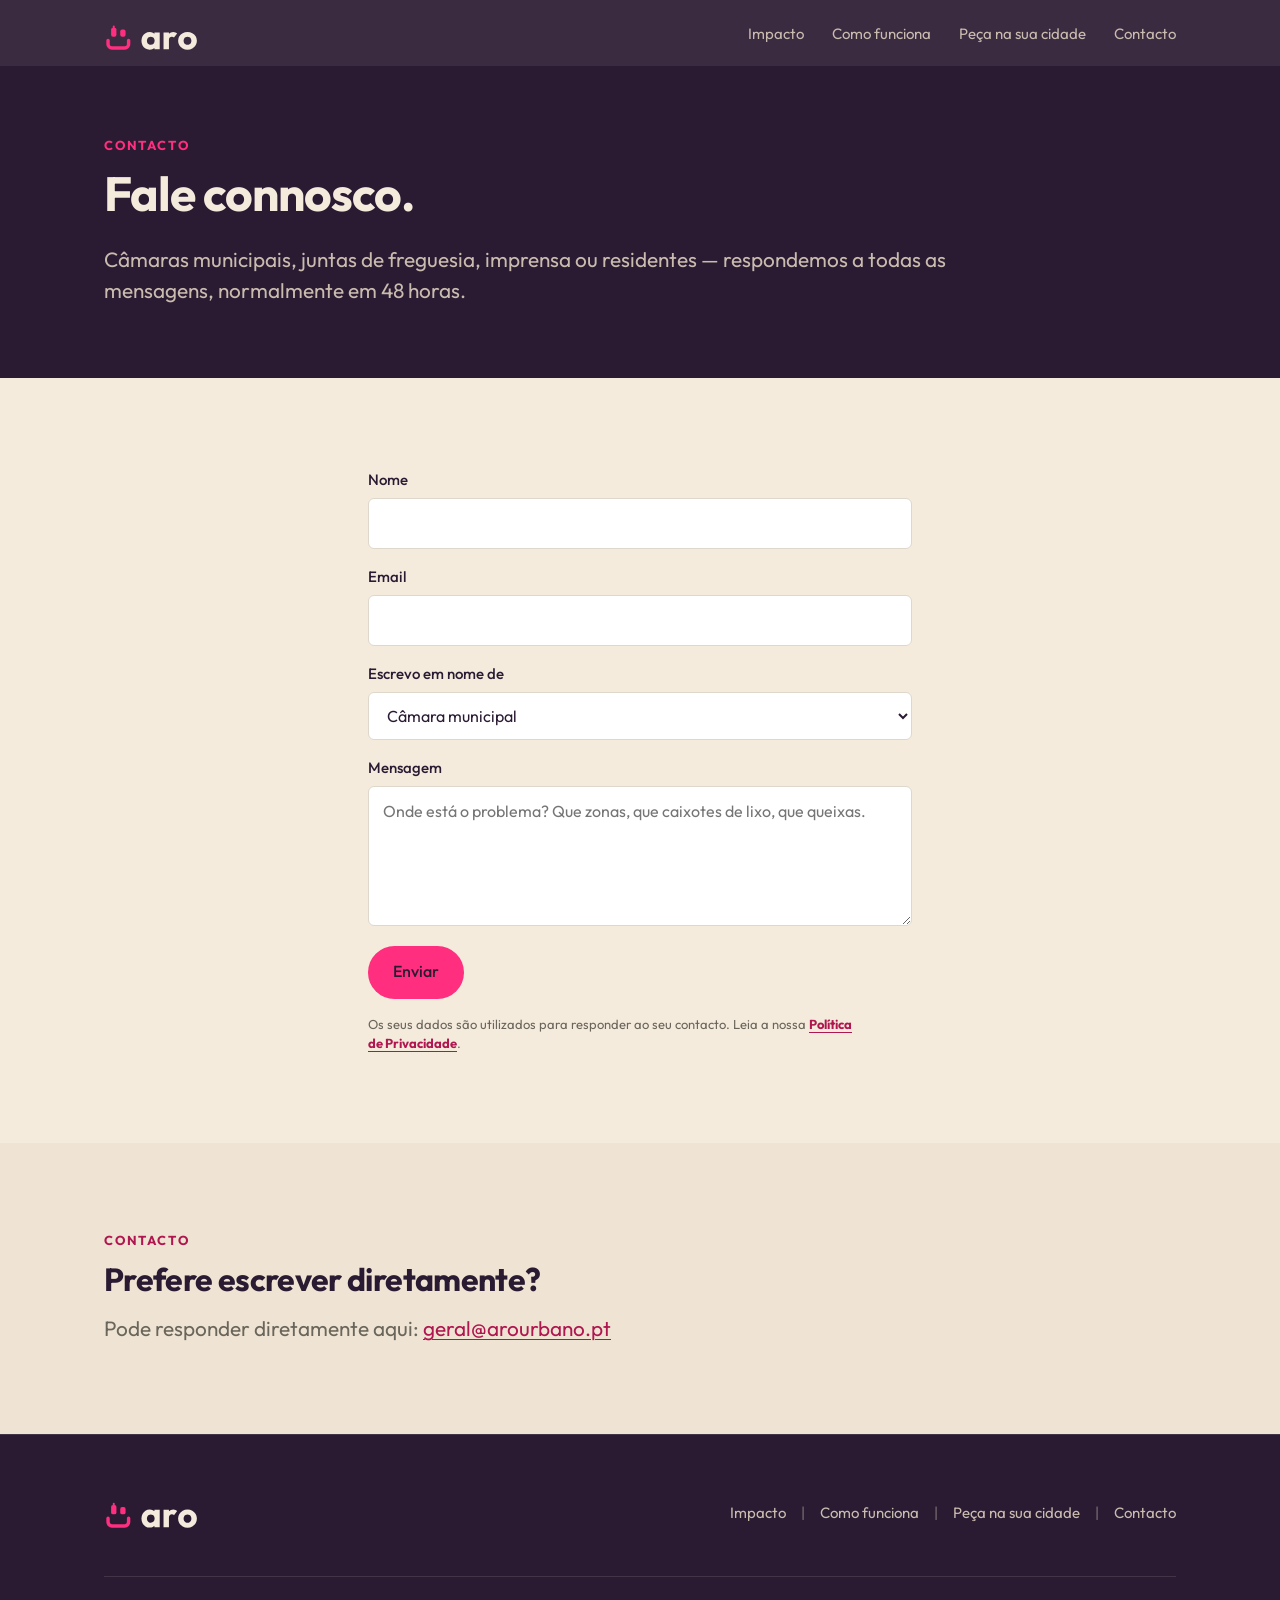
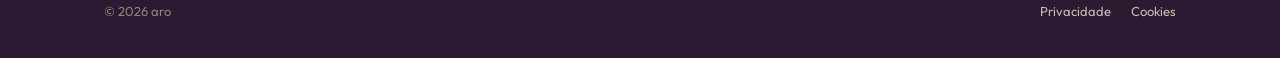
<file: contacto.html>
<!DOCTYPE html>
<html lang="pt-PT">
<head>
<meta charset="utf-8">
<meta name="viewport" content="width=device-width, initial-scale=1">
<title>Contacto — aro</title>
<meta name="description" content="Fale connosco sobre o aro. Câmaras, juntas de freguesia, imprensa e residentes.">
<meta name="theme-color" content="#2A1B33">
<meta property="og:type" content="website">
<meta property="og:locale" content="pt_PT">
<meta property="og:title" content="Contacto — aro">
<meta property="og:description" content="Fale connosco sobre o aro. Câmaras, juntas de freguesia, imprensa e residentes.">
<meta property="og:image" content="assets/img/og.jpg">
<meta name="twitter:card" content="summary_large_image">
<link rel="icon" href="assets/favicon.svg" type="image/svg+xml">
<link rel="icon" href="assets/favicon-32.png" sizes="32x32">
<link rel="apple-touch-icon" href="assets/apple-touch-icon-180.png">
<link rel="stylesheet" href="assets/css/estilo.css">
</head>
<body>

<a class="salta" href="#conteudo">Saltar para o conteúdo</a>

<header class="cabecalho">
  <div class="envolve cabecalho__interior">
    <a class="marca" href="/"><img src="assets/logo/aro-logo-sand.svg" alt="aro" width="96" height="39"></a>

    <button class="menu-botao" type="button" aria-expanded="false" aria-controls="navegacao-principal">
      <span class="menu-botao__barras" aria-hidden="true"><span></span><span></span><span></span></span>
      Menu
    </button>

    <nav class="navegacao" id="navegacao-principal" aria-label="Navegação principal">
      <ul>
        <li><a href="/#impacto">Impacto</a></li>
        <li><a href="/#como-funciona">Como funciona</a></li>
        <li><a href="/pedir-na-sua-cidade.html">Peça na sua cidade</a></li>
        <li><a href="/contacto.html">Contacto</a></li>
      </ul>
    </nav>
  </div>
</header>

<main id="conteudo">

  <section class="topo">
    <div class="envolve texto">
      <span class="sobrancelha">Contacto</span>
      <h1>Fale connosco.</h1>
      <p class="entrada">
        Câmaras municipais, juntas de freguesia, imprensa ou residentes — respondemos a todas as mensagens, normalmente em 48 horas.
      </p>
    </div>
  </section>

    <section class="seccao seccao--areia">
      <div class="envolve">
        <form class="formulario aparece" action="https://splitforms.com/api/submit" method="POST">

          <input type="hidden" name="access_key" value="26797f101c3b4c2dbe4d86403e5d6fa5">

          <input type="hidden" name="_subject" value="Novo contacto via arourbano.pt">

            <input type="text" name="botcheck" style="display:none !important;" tabindex="-1" autocomplete="off">
            
          <div class="campo">
            <label for="nome">Nome</label>
            <input id="nome" name="nome" type="text" autocomplete="name" required>
          </div>

          <div class="campo">
            <label for="email">Email</label>
            <input id="email" name="email" type="email" autocomplete="email" required>
          </div>

          <div class="campo">
            <label for="perfil">Escrevo em nome de</label>
            <select id="perfil" name="perfil">
              <option>Câmara municipal</option>
              <option>Junta de freguesia</option>
              <option>Empresa municipal / higiene urbana</option>
              <option>Instituição social</option>
              <option>Imprensa</option>
              <option>Residente</option>
              <option>Outro</option>
            </select>
          </div>

          <div class="campo">
            <label for="mensagem">Mensagem</label>
            <textarea id="mensagem" name="mensagem" required
                      placeholder="Onde está o problema? Que zonas, que caixotes de lixo, que queixas."></textarea>
          </div>

          <div class="botoes" style="margin-top:.25rem;">
            <button class="botao botao--acento" type="submit">Enviar</button>
          </div>

          <p class="nota">
            Os seus dados são utilizados para responder ao seu contacto. Leia a nossa <a href="/privacidade.html" target="_blank"><strong>Política de Privacidade</strong></a>.
          </p>
        </form>
      </div>
    </section>

      <section class="seccao seccao--fundo">
        <div class="envolve texto">
          <span class="sobrancelha">Contacto</span>
          <h2>Prefere escrever diretamente?</h2>
          <p class="entrada">
            Pode responder diretamente aqui: <a href="mailto:geral@arourbano.pt">geral@arourbano.pt</a>
          </p>
        </div>
      </section>

</main>

<footer class="rodape">
  <div class="envolve">
    <div class="rodape__grelha">
      <div class="footer-logo-wrapper">
        <a class="marca" href="/"><img src="assets/logo/aro-logo-sand.svg" alt="aro" width="96" height="39"></a>
      </div>
      <div>
        <ul class="footer_nav">
        <li><a href="/#impacto">Impacto</a></li>
        <li><a href="/#como-funciona">Como funciona</a></li>
        <li><a href="/pedir-na-sua-cidade.html">Peça na sua cidade</a></li>
        <li><a href="/contacto.html">Contacto</a></li>
        </ul>
      </div>
    </div>
    <div class="rodape__base">
      <span>© 2026 aro</span>
      <ul class="rodape__legal">
        <li><a href="/privacidade.html">Privacidade</a></li>
        <li><a href="/privacidade.html#cookies">Cookies</a></li>
      </ul>
    </div>
  </div>
</footer>

<script src="assets/js/aro.js" defer></script>
</body>
</html>
</file>
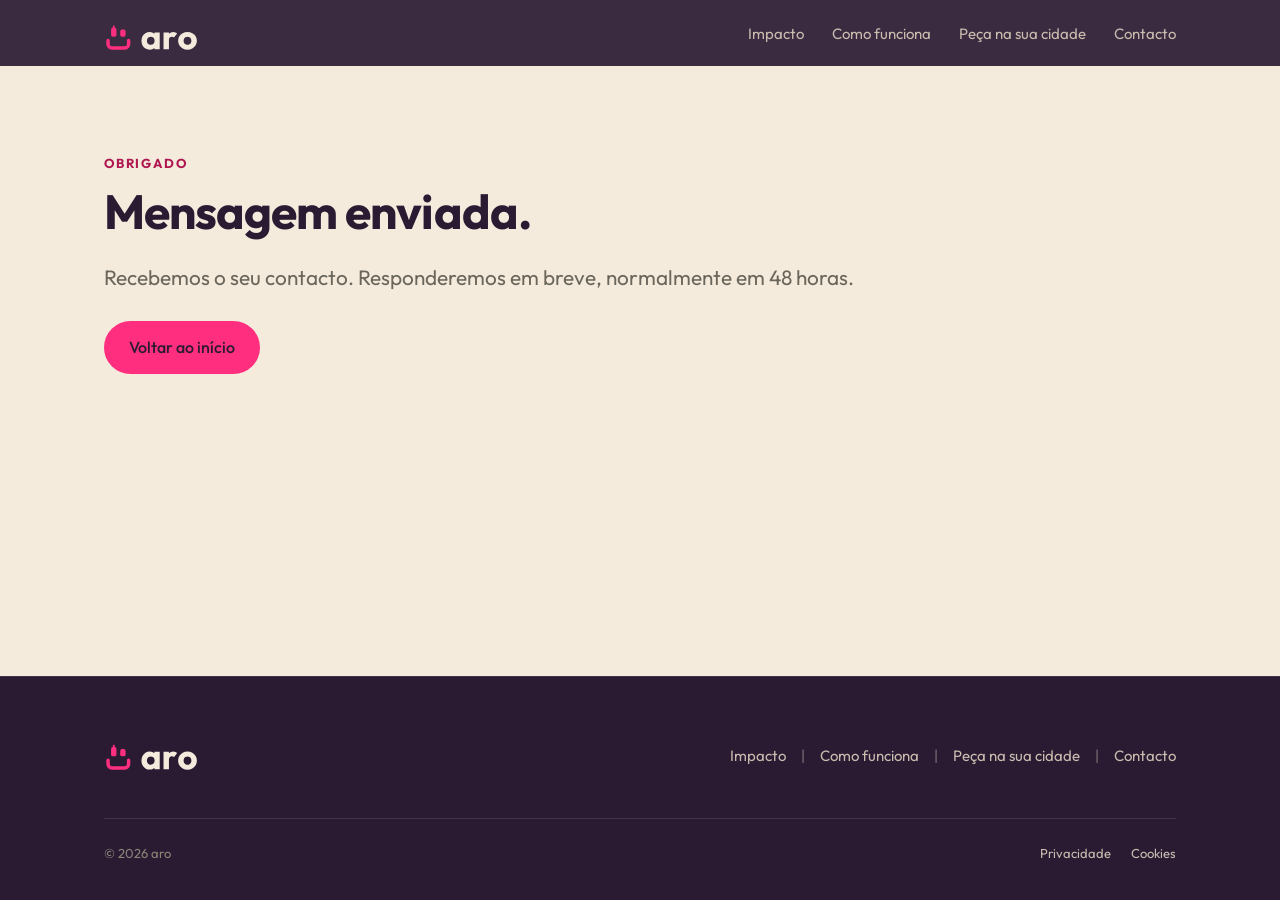
<file: mensagem-enviada.html>
<!DOCTYPE html>
<html lang="pt-PT">
<head>
<meta charset="utf-8">
<meta name="viewport" content="width=device-width, initial-scale=1">
<title>Mensagem enviada — aro</title>
<meta name="description" content="A sua mensagem foi enviada com sucesso.">
<meta name="robots" content="noindex">
<meta name="theme-color" content="#2A1B33">
<meta property="og:type" content="website">
<meta property="og:locale" content="pt_PT">
<meta property="og:title" content="Mensagem enviada — aro">
<meta property="og:description" content="A sua mensagem foi enviada com sucesso.">
<meta property="og:image" content="assets/img/og.jpg">
<meta name="twitter:card" content="summary_large_image">
<link rel="icon" href="assets/favicon.svg" type="image/svg+xml">
<link rel="icon" href="assets/favicon-32.png" sizes="32x32">
<link rel="apple-touch-icon" href="assets/apple-touch-icon-180.png">
<link rel="stylesheet" href="assets/css/estilo.css">
</head>
<body>

<a class="salta" href="#conteudo">Saltar para o conteúdo</a>

<header class="cabecalho">
  <div class="envolve cabecalho__interior">
    <a class="marca" href="/"><img src="assets/logo/aro-logo-sand.svg" alt="aro" width="96" height="39"></a>

    <button class="menu-botao" type="button" aria-expanded="false" aria-controls="navegacao-principal">
      <span class="menu-botao__barras" aria-hidden="true"><span></span><span></span><span></span></span>
      Menu
    </button>

    <nav class="navegacao" id="navegacao-principal" aria-label="Navegação principal">
      <ul>
        <li><a href="/#impacto">Impacto</a></li>
        <li><a href="/#como-funciona">Como funciona</a></li>
        <li><a href="/pedir-na-sua-cidade.html">Peça na sua cidade</a></li>
        <li><a href="/contacto.html">Contacto</a></li>
      </ul>
    </nav>
  </div>
</header>

<main id="conteudo">

  <section class="seccao seccao--areia">
    <div class="envolve texto">
      <span class="sobrancelha">Obrigado</span>
      <h1>Mensagem enviada.</h1>
      <p class="entrada">Recebemos o seu contacto. Responderemos em breve, normalmente em 48 horas.</p>
      <div class="botoes">
        <a class="botao botao--acento" href="/">Voltar ao início</a>
      </div>
    </div>
  </section>

</main>

<footer class="rodape">
  <div class="envolve">
    <div class="rodape__grelha">
      <div class="footer-logo-wrapper">
        <a class="marca" href="index.html"><img src="assets/logo/aro-logo-sand.svg" alt="aro" width="96" height="39"></a>
      </div>
      <div>
        <ul class="footer_nav">
        <li><a href="/#impacto">Impacto</a></li>
        <li><a href="/#como-funciona">Como funciona</a></li>
        <li><a href="/pedir-na-sua-cidade.html">Peça na sua cidade</a></li>
        <li><a href="/contacto.html">Contacto</a></li>
        </ul>
      </div>
    </div>
    <div class="rodape__base">
      <span>© 2026 aro</span>
      <ul class="rodape__legal">
        <li><a href="/privacidade.html">Privacidade</a></li>
        <li><a href="/privacidade.html#cookies">Cookies</a></li>
      </ul>
    </div>
  </div>
</footer>

<script src="assets/js/aro.js" defer></script>
</body>
</html>
</file>
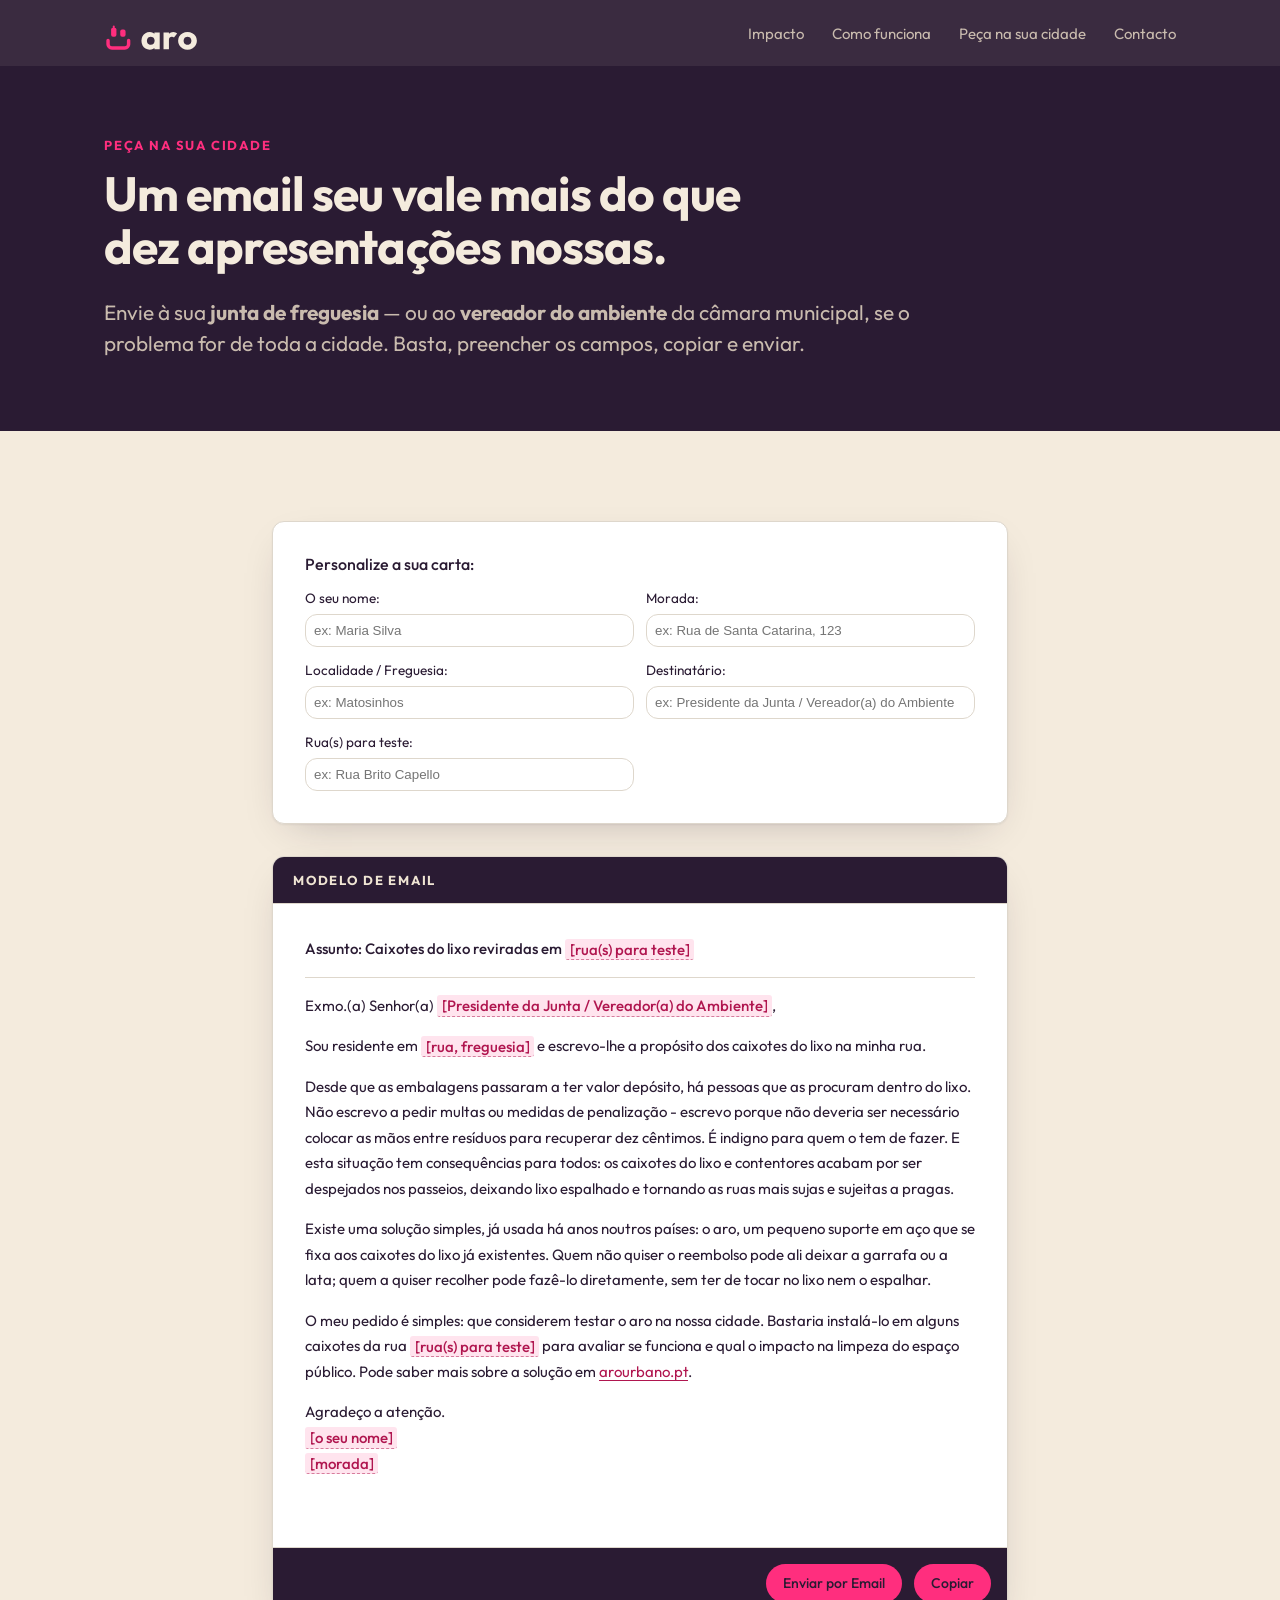
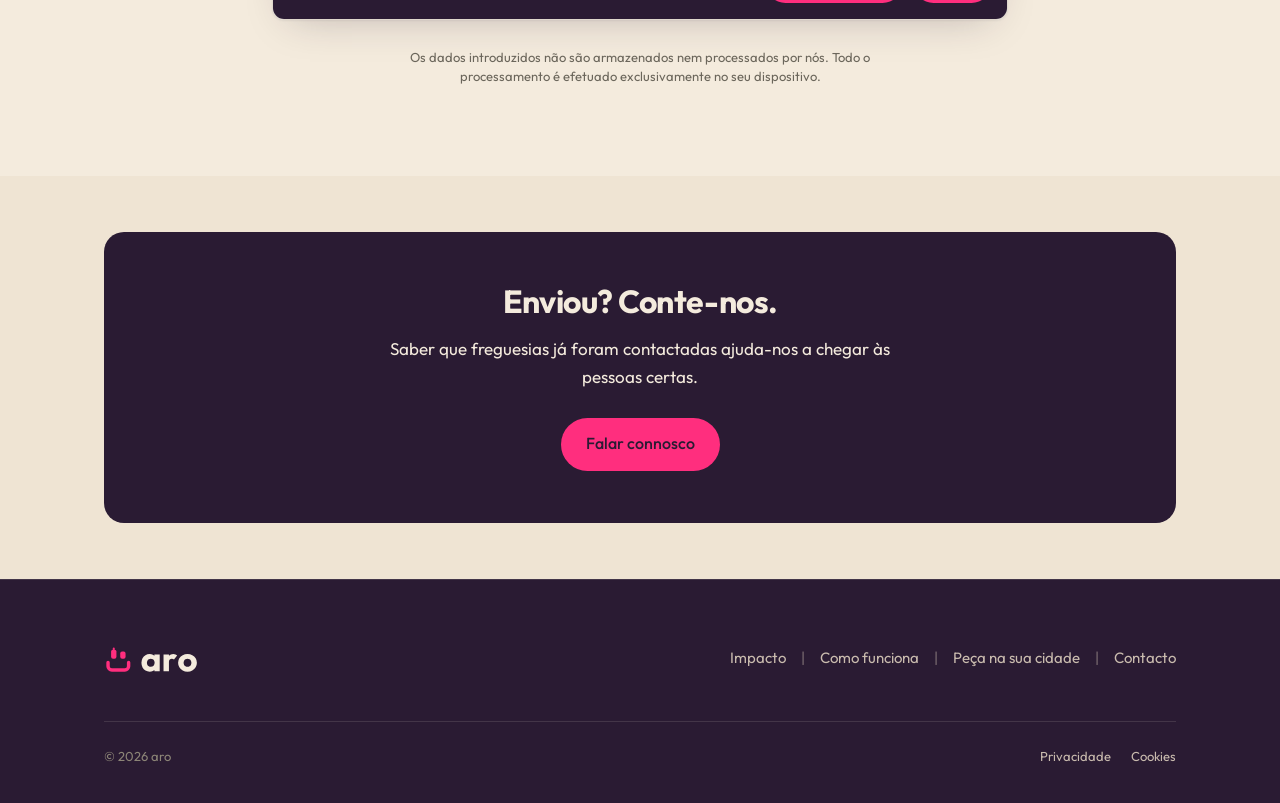
<file: pedir-na-sua-cidade.html>
<!DOCTYPE html>
<html lang="pt-PT">
<head>
<meta charset="utf-8">
<meta name="viewport" content="width=device-width, initial-scale=1">
<title>Peça o aro na sua cidade — aro</title>
<meta name="description" content="Um modelo de email pronto a enviar à sua junta de freguesia ou câmara municipal.">
<meta name="theme-color" content="#2A1B33">
<meta property="og:type" content="website">
<meta property="og:locale" content="pt_PT">
<meta property="og:title" content="Peça o aro na sua cidade — aro">
<meta property="og:description" content="Um modelo de email pronto a enviar à sua junta de freguesia ou câmara municipal.">
<meta property="og:image" content="assets/img/og.jpg">
<meta name="twitter:card" content="summary_large_image">
<link rel="icon" href="assets/favicon.svg" type="image/svg+xml">
<link rel="icon" href="assets/favicon-32.png" sizes="32x32">
<link rel="apple-touch-icon" href="assets/apple-touch-icon-180.png">
<link rel="stylesheet" href="assets/css/estilo.css">
</head>
<body>

<a class="salta" href="#conteudo">Saltar para o conteúdo</a>

<header class="cabecalho">
  <div class="envolve cabecalho__interior">
    <a class="marca" href="/"><img src="assets/logo/aro-logo-sand.svg" alt="aro" width="96" height="39"></a>

    <button class="menu-botao" type="button" aria-expanded="false" aria-controls="navegacao-principal">
      <span class="menu-botao__barras" aria-hidden="true"><span></span><span></span><span></span></span>
      Menu
    </button>

    <nav class="navegacao" id="navegacao-principal" aria-label="Navegação principal">
      <ul>
        <li><a href="/#impacto">Impacto</a></li>
        <li><a href="/#como-funciona">Como funciona</a></li>
        <li><a href="/pedir-na-sua-cidade.html">Peça na sua cidade</a></li>
        <li><a href="/contacto.html">Contacto</a></li>
      </ul>
    </nav>
  </div>
</header>

<main id="conteudo">

  <section class="topo">
    <div class="envolve texto">
      <span class="sobrancelha">Peça na sua cidade</span>
      <h1>Um email seu vale mais do que dez apresentações nossas.</h1>
      <p class="entrada">
        Envie à sua <strong>junta de freguesia</strong> — ou ao <strong>vereador do
        ambiente</strong> da câmara municipal, se o problema for de toda a cidade. Basta,
        preencher os campos, copiar e enviar.
      </p>
    </div>
  </section>

<section class="seccao seccao--areia" id="carta">
      <div class="envolve" style="display: grid; gap: 2rem;">

        <!-- CARD 1: Input Section -->
        <div class="aparece">
          <div class="carta__corpo carta">
            <div class="carta__inputs-personalizados">
              <h3 style="font-size: 1rem; margin-bottom: 0.75rem;">Personalize a sua carta:</h3>
              <div style="display: grid; gap: 0.75rem; grid-template-columns: repeat(auto-fit, minmax(240px, 1fr));">
                <div>
                  <label for="input-nome" style="display: block; font-size: 0.85rem; margin-bottom: 0.25rem;">O seu nome:</label>
                  <input type="text" id="input-nome" placeholder="ex: Maria Silva" value="" style="width: 100%; padding: 0.5rem; border: 1px solid var(--borda); border-radius: var(--raio);">
                </div>
                <div>
                  <label for="input-morada" style="display: block; font-size: 0.85rem; margin-bottom: 0.25rem;">Morada:</label>
                  <input type="text" id="input-morada" placeholder="ex: Rua de Santa Catarina, 123" value="" style="width: 100%; padding: 0.5rem; border: 1px solid var(--borda); border-radius: var(--raio);">
                </div>
                <div>
                  <label for="input-freguesia" style="display: block; font-size: 0.85rem; margin-bottom: 0.25rem;">Localidade / Freguesia:</label>
                  <input type="text" id="input-freguesia" placeholder="ex: Matosinhos" value="" style="width: 100%; padding: 0.5rem; border: 1px solid var(--borda); border-radius: var(--raio);">
                </div>
                <div>
                  <label for="input-destinatario" style="display: block; font-size: 0.85rem; margin-bottom: 0.25rem;">Destinatário:</label>
                  <input type="text" id="input-destinatario" placeholder="ex: Presidente da Junta / Vereador(a) do Ambiente" value="" style="width: 100%; padding: 0.5rem; border: 1px solid var(--borda); border-radius: var(--raio);">
                </div>
                <div>
                  <label for="input-ruas" style="display: block; font-size: 0.85rem; margin-bottom: 0.25rem;">Rua(s) para teste:</label>
                  <input type="text" id="input-ruas" placeholder="ex: Rua Brito Capello" value="" style="width: 100%; padding: 0.5rem; border: 1px solid var(--borda); border-radius: var(--raio);">
                </div>
              </div>
            </div>
          </div>
        </div>

        <!-- CARD 2: Email Template Section -->
        <div class="carta aparece">
          <!-- Top header showing card title -->
          <div class="carta__cabecalho" style="display: flex; justify-content: space-between; align-items: center;">
            <span class="carta__titulo">Modelo de email</span>
          </div>

          <!-- Letter Body -->
          <div class="carta__corpo" id="carta-modelo">
            <p class="carta__assunto">
               Assunto: Caixotes do lixo reviradas em <span id="display-ruas" class="preencher">[rua(s) para teste]</span>
            </p>

            <p>Exmo.(a) Senhor(a) <span id="display-destinatario" class="preencher">[Presidente da Junta / Vereador(a) do Ambiente]</span>,</p>

            <p>
              Sou residente em <span id="display-freguesia" class="preencher">[rua, freguesia]</span> e escrevo-lhe a propósito dos caixotes do lixo na minha rua.
            </p>

            <p>
              Desde que as embalagens passaram a ter valor depósito, há pessoas que as procuram dentro do lixo. Não escrevo a pedir multas ou medidas de penalização - escrevo porque não deveria ser necessário colocar as mãos entre resíduos para recuperar dez cêntimos. É indigno para quem o tem de fazer. E esta situação tem consequências para todos: os caixotes do lixo e contentores acabam por ser despejados nos passeios, deixando lixo espalhado e tornando as ruas mais sujas e sujeitas a pragas.

            </p>

            <p>
              Existe uma solução simples, já usada há anos noutros países: o aro, um pequeno suporte em aço que se fixa aos caixotes do lixo já existentes. Quem não quiser o reembolso pode ali deixar a garrafa ou a lata; quem a quiser recolher pode fazê-lo diretamente, sem ter de tocar no lixo nem o espalhar.

            </p>

            <p>
                O meu pedido é simples: que considerem testar o aro na nossa cidade. Bastaria instalá-lo em alguns caixotes da rua <span id="display-ruas" class="preencher">[rua(s) para teste]</span> para avaliar se funciona e qual o impacto na limpeza do espaço público.

                Pode saber mais sobre a solução em <a href="https://arourbano.pt">arourbano.pt</a>.
            </p>

            <p>
              Agradeço a atenção.<br>
              <span id="display-nome" class="preencher">[o seu nome]</span><br>
              <span id="display-morada" class="preencher">[morada]</span>
            </p>
          </div>

          <!-- Action Buttons -->
          <div class="carta__rodape" style="display: flex; gap: 0.75rem; flex-wrap: wrap; justify-content: flex-end; margin-top: 1.5rem; border-top: 1px solid var(--borda); padding: 1rem; background: var(--ameixa);">
            <!-- Mailto Action Button -->
            <a id="botao-enviar-email" 
               class="botao botao--acento botao--mini" 
               href="mailto:?subject=Papeleiras%20reviradas..." 
               role="button" 
               aria-label="Abrir aplicação de email com a mensagem preenchida">
               Enviar por Email
            </a>
            <!-- Copy Button -->
            <button class="botao botao--acento botao--mini" type="button" data-copiar="carta-modelo" aria-label="Copiar texto da carta para a área de transferência">Copiar</button>
          </div>
        </div>

      </div>
        
        <p class="nota" style="margin-top:1.75rem;max-width:52ch;margin-inline:auto; text-align: center;">
            Os dados introduzidos não são armazenados nem processados por nós. Todo o processamento é efetuado exclusivamente no seu dispositivo.
        </p>
        
    </section>
    
    
  <section class="seccao seccao--fundo seccao--curta">
    <div class="envolve">
      <div class="chamada aparece">
        <h2>Enviou? Conte-nos.</h2>
        <p>Saber que freguesias já foram contactadas ajuda-nos a chegar às pessoas certas.</p>
        <div class="botoes">
          <a class="botao botao--acento" href="/contacto.html">Falar connosco</a>
        </div>
      </div>
    </div>
  </section>

</main>

<footer class="rodape">
  <div class="envolve">
    <div class="rodape__grelha">
      <div class="footer-logo-wrapper">
        <a class="marca" href="/"><img src="assets/logo/aro-logo-sand.svg" alt="aro" width="96" height="39"></a>
      </div>
      <div>
        <ul class="footer_nav">
        <li><a href="/#impacto">Impacto</a></li>
        <li><a href="/#como-funciona">Como funciona</a></li>
        <li><a href="/pedir-na-sua-cidade.html">Peça na sua cidade</a></li>
        <li><a href="/contacto.html">Contacto</a></li>
        </ul>
      </div>
    </div>
    <div class="rodape__base">
      <span>© 2026 aro</span>
      <ul class="rodape__legal">
        <li><a href="/privacidade.html">Privacidade</a></li>
        <li><a href="/privacidade.html#cookies">Cookies</a></li>
      </ul>
    </div>
  </div>
</footer>

<script src="assets/js/aro.js" defer></script>
<script src="assets/js/pedir-na-sua-cidade.js" defer></script>
</body>
</html>
</file>
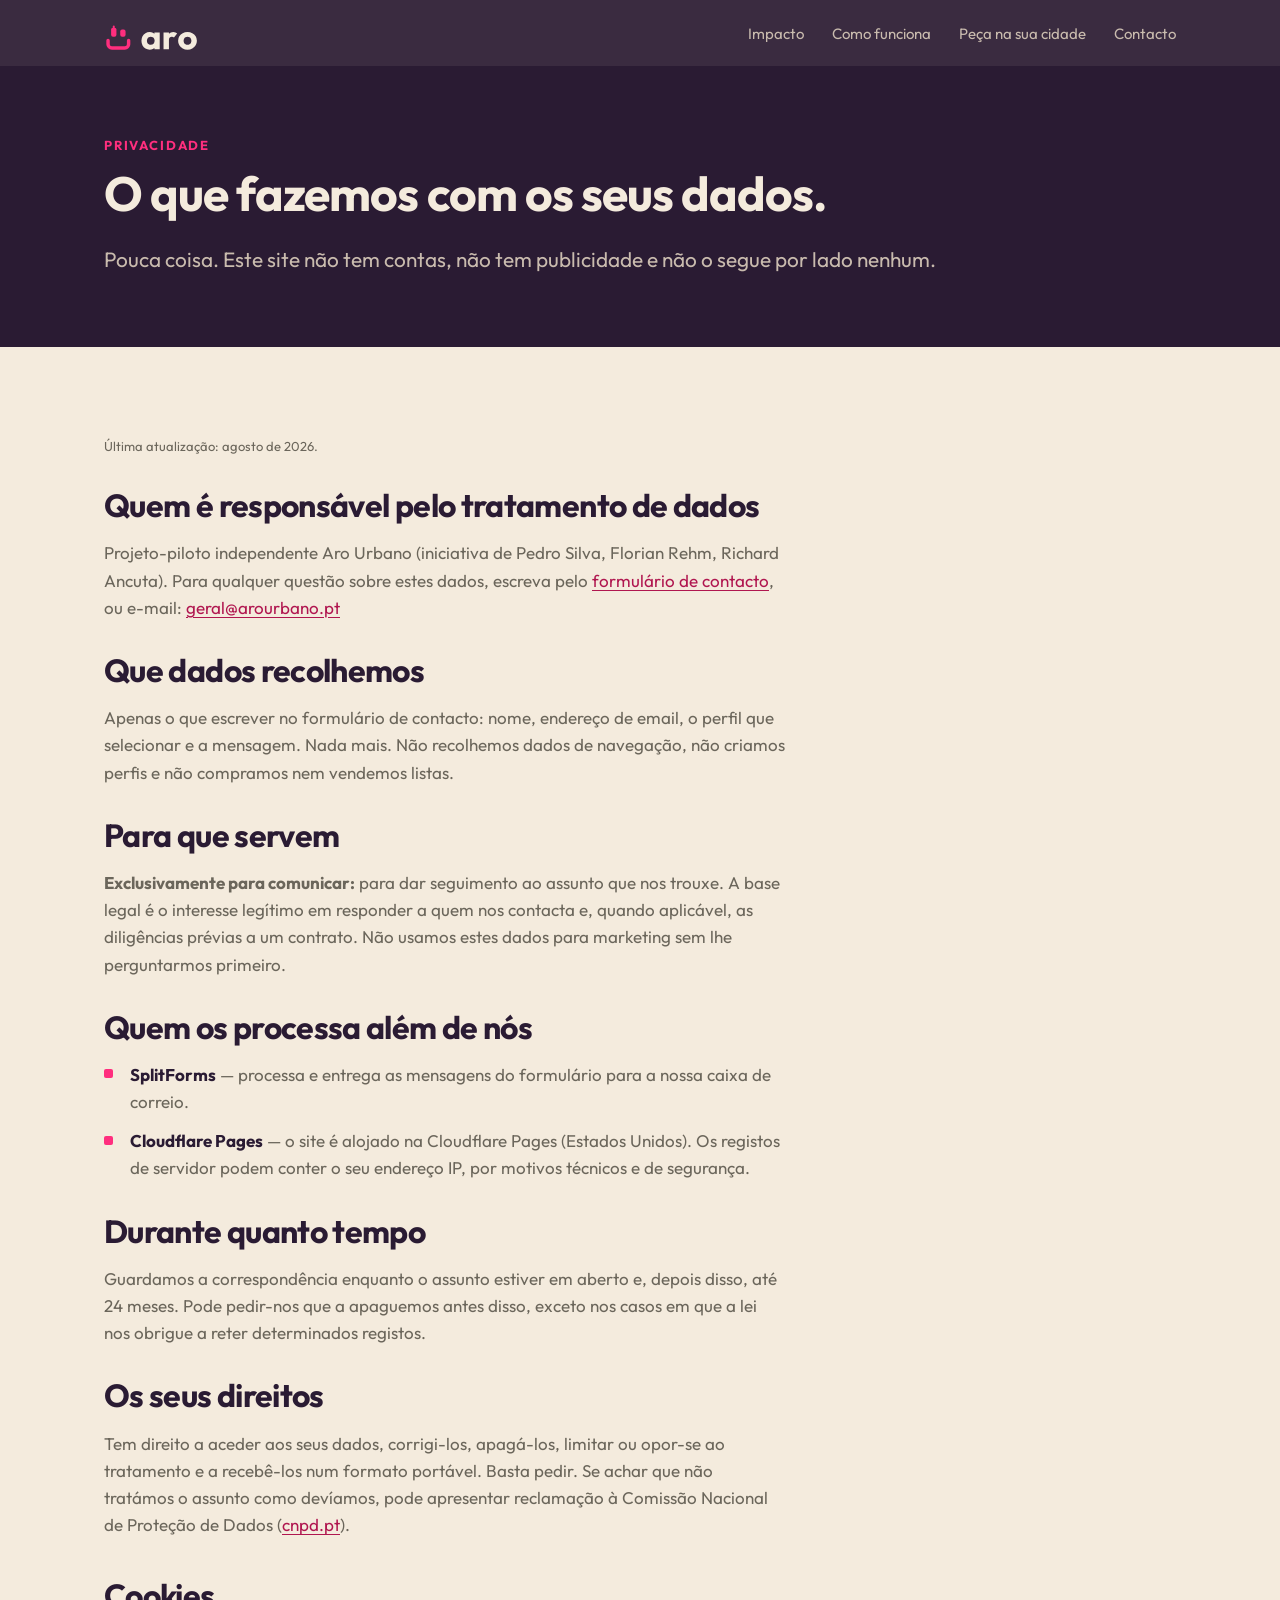
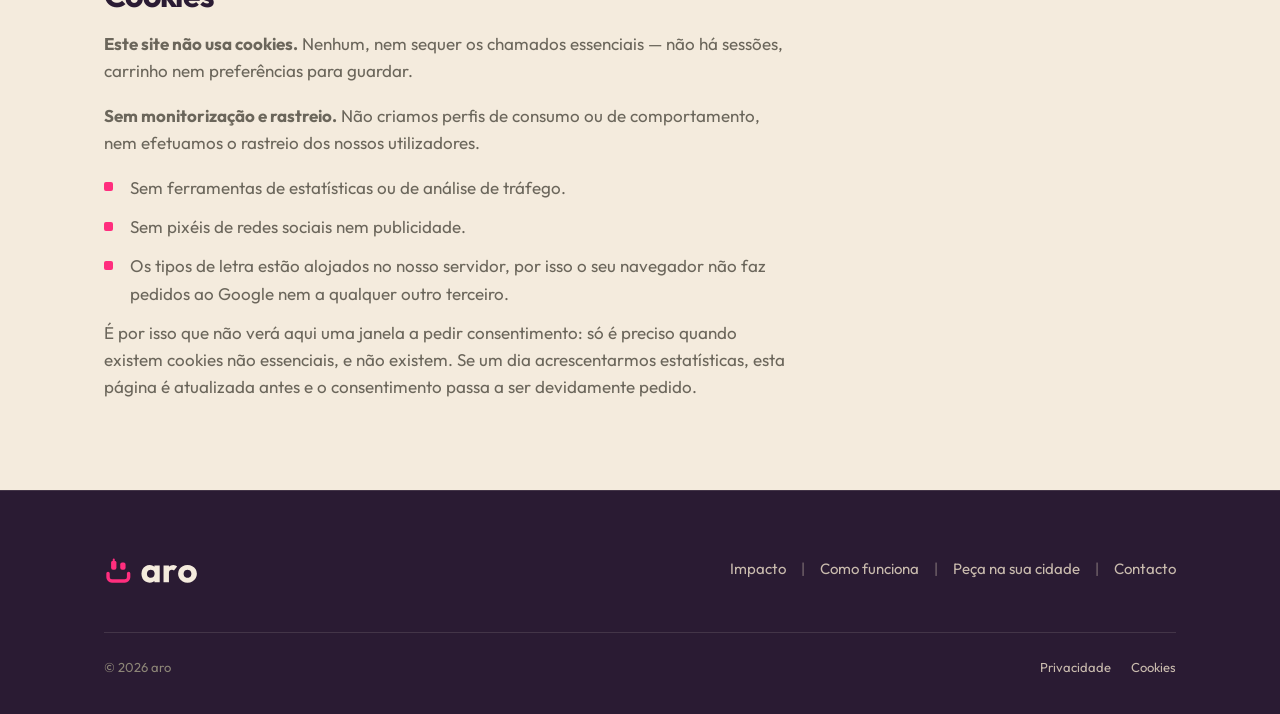
<file: privacidade.html>
<!DOCTYPE html>
<html lang="pt-PT">
<head>
<meta charset="utf-8">
<meta name="viewport" content="width=device-width, initial-scale=1">
<title>Privacidade — aro</title>
<meta name="description" content="O que o aro faz com os seus dados. Sem cookies, sem rastreio, sem publicidade.">
<meta name="theme-color" content="#2A1B33">
<meta property="og:type" content="website">
<meta property="og:locale" content="pt_PT">
<meta property="og:title" content="Privacidade — aro">
<meta property="og:description" content="O que o aro faz com os seus dados. Sem cookies, sem rastreio, sem publicidade.">
<meta property="og:image" content="assets/img/og.jpg">
<meta name="twitter:card" content="summary_large_image">
<link rel="icon" href="assets/favicon.svg" type="image/svg+xml">
<link rel="icon" href="assets/favicon-32.png" sizes="32x32">
<link rel="apple-touch-icon" href="assets/apple-touch-icon-180.png">
<link rel="stylesheet" href="assets/css/estilo.css">
</head>
<body>

<a class="salta" href="#conteudo">Saltar para o conteúdo</a>

<header class="cabecalho">
  <div class="envolve cabecalho__interior">
    <a class="marca" href="/"><img src="assets/logo/aro-logo-sand.svg" alt="aro" width="96" height="39"></a>

    <button class="menu-botao" type="button" aria-expanded="false" aria-controls="navegacao-principal">
      <span class="menu-botao__barras" aria-hidden="true"><span></span><span></span><span></span></span>
      Menu
    </button>

    <nav class="navegacao" id="navegacao-principal" aria-label="Navegação principal">
      <ul>
        <li><a href="/#impacto">Impacto</a></li>
        <li><a href="/#como-funciona">Como funciona</a></li>
        <li><a href="/pedir-na-sua-cidade.html">Peça na sua cidade</a></li>
        <li><a href="/contacto.html">Contacto</a></li>
      </ul>
    </nav>
  </div>
</header>

<main id="conteudo">

  <section class="topo">
    <div class="envolve texto">
      <span class="sobrancelha">Privacidade</span>
      <h1>O que fazemos com os seus dados.</h1>
      <p class="entrada">
        Pouca coisa. Este site não tem contas, não tem publicidade e não o segue
        por lado nenhum.
      </p>
    </div>
  </section>

  <section class="seccao seccao--areia">
    <div class="envolve texto">
      <p class="nota">Última atualização: agosto de 2026.</p>

      <h2 style="margin-top:2rem;">Quem é responsável pelo tratamento de dados</h2>
      <p style="color:var(--tinta-2);">
        Projeto-piloto independente Aro Urbano (iniciativa de Pedro Silva, Florian Rehm, Richard Ancuta). Para qualquer questão sobre estes dados, escreva pelo <a href="/contacto.html">formulário de contacto</a>, ou e-mail: <a href="mailto:geral@arourbano.pt">geral@arourbano.pt</a>
      </p>

      <h2 style="margin-top:2rem;">Que dados recolhemos</h2>
      <p style="color:var(--tinta-2);">
        Apenas o que escrever no formulário de contacto: nome, endereço de email,
        o perfil que selecionar e a mensagem. Nada mais. Não recolhemos dados de
        navegação, não criamos perfis e não compramos nem vendemos listas.
      </p>

      <h2 style="margin-top:2rem;">Para que servem</h2>
      <p style="color:var(--tinta-2);">
        <strong>Exclusivamente para comunicar:</strong> para dar seguimento ao assunto que nos
        trouxe. A base legal é o interesse legítimo em responder a quem nos contacta
        e, quando aplicável, as diligências prévias a um contrato. Não usamos estes
        dados para marketing sem lhe perguntarmos primeiro.
      </p>

      <h2 style="margin-top:2rem;">Quem os processa além de nós</h2>
      <ul class="lista" style="margin-top:1rem;">
        <li><strong>SplitForms</strong> — processa e entrega as mensagens do formulário para a nossa caixa de correio.
        </li>
        <li><strong>Cloudflare Pages</strong> — o site é alojado na Cloudflare Pages (Estados Unidos). Os registos de servidor podem  conter o seu endereço IP, por motivos técnicos e de segurança.
        </li>
      </ul>

      <h2 style="margin-top:2rem;">Durante quanto tempo</h2>
      <p style="color:var(--tinta-2);">
        Guardamos a correspondência enquanto o assunto estiver em aberto e, depois disso, até 24 meses. Pode pedir-nos que a apaguemos antes disso, exceto nos casos em que a lei nos obrigue a reter determinados registos.
      </p>

      <h2 style="margin-top:2rem;">Os seus direitos</h2>
      <p style="color:var(--tinta-2);">
        Tem direito a aceder aos seus dados, corrigi-los, apagá-los, limitar ou opor-se
        ao tratamento e a recebê-los num formato portável. Basta pedir. Se achar que
        não tratámos o assunto como devíamos, pode apresentar reclamação à Comissão
        Nacional de Proteção de Dados (<a href="https://www.cnpd.pt">cnpd.pt</a>).
      </p>

      <h2 id="cookies" style="margin-top:2.5rem;">Cookies</h2>
      <p style="color:var(--tinta-2);">
        <strong>Este site não usa cookies.</strong> Nenhum, nem sequer os chamados
        essenciais — não há sessões, carrinho nem preferências para guardar.
      </p>
      <p style="color:var(--tinta-2);">
        <strong>Sem monitorização e rastreio.</strong> Não criamos perfis de consumo ou de comportamento, nem efetuamos o rastreio dos nossos utilizadores.
      </p>
      <ul class="lista" style="margin-top:1rem;">
        <li>Sem ferramentas de estatísticas ou de análise de tráfego.</li>
        <li>Sem pixéis de redes sociais nem publicidade.</li>
        <li>Os tipos de letra estão alojados no nosso servidor, por isso o seu
        navegador não faz pedidos ao Google nem a qualquer outro terceiro.</li>
      </ul>
      <p style="color:var(--tinta-2);">
          É por isso que não verá aqui uma janela a pedir consentimento: só é preciso quando existem cookies não essenciais, e não existem. Se um dia acrescentarmos estatísticas, esta página é atualizada antes e o consentimento passa a ser devidamente pedido.
      </p>

    </div>
  </section>

</main>

<footer class="rodape">
  <div class="envolve">
    <div class="rodape__grelha">
      <div class="footer-logo-wrapper">
        <a class="marca" href="/"><img src="assets/logo/aro-logo-sand.svg" alt="aro" width="96" height="39"></a>
      </div>
      <div>
        <ul class="footer_nav">
        <li><a href="/#impacto">Impacto</a></li>
        <li><a href="/#como-funciona">Como funciona</a></li>
        <li><a href="/pedir-na-sua-cidade.html">Peça na sua cidade</a></li>
        <li><a href="/contacto.html">Contacto</a></li>
        </ul>
      </div>
    </div>
    <div class="rodape__base">
      <span>© 2026 aro</span>
      <ul class="rodape__legal">
        <li><a href="/privacidade.html">Privacidade</a></li>
        <li><a href="/privacidade.html#cookies">Cookies</a></li>
      </ul>
    </div>
  </div>
</footer>

<script src="assets/js/aro.js" defer></script>
</body>
</html>
</file>
<file: assets/css/estilo.css>
/* =========================================================
   aro — folha de estilo
   Construída sobre o aro brand kit v1 (agosto 2026).
   Ameixa dominante · areia como papel · magenta só como acento.
   ========================================================= */

/* ---------- tipo ---------- */

@font-face {
  font-family: 'Outfit';
  font-style: normal;
  font-display: swap;
  font-weight: 100 900;
  src: url('../fonts/outfit-latin-ext-wght-normal.woff2') format('woff2-variations');
  unicode-range: U+0100-02BA, U+02BD-02C5, U+02C7-02CC, U+02CE-02D7, U+02DD-02FF,
                 U+0304, U+0308, U+0329, U+1D00-1DBF, U+1E00-1E9F, U+1EF2-1EFF,
                 U+2020, U+20A0-20AB, U+20AD-20C0, U+2113, U+2C60-2C7F, U+A720-A7FF;
}
@font-face {
  font-family: 'Outfit';
  font-style: normal;
  font-display: swap;
  font-weight: 100 900;
  src: url('../fonts/outfit-latin-wght-normal.woff2') format('woff2-variations');
  unicode-range: U+0000-00FF, U+0131, U+0152-0153, U+02BB-02BC, U+02C6, U+02DA,
                 U+02DC, U+0304, U+0308, U+0329, U+2000-206F, U+20AC, U+2122,
                 U+2191, U+2193, U+2212, U+2215, U+FEFF, U+FFFD;
}

/* ---------- fichas de design ---------- */

:root {
  /* cor da marca */
  --ameixa:        #2A1B33;
  --ameixa-cartao: #3B2846;
  --magenta:       #FF2E7E;
  --magenta-texto: #B0164F;
  --areia:         #F4EBDD;
  --areia-fundo:   #EFE4D3;
  --areia-suave:   #C9BBAE;
  --pedra:         #8C8577;
  --pedra-texto:   #6B665B;   /* 4.8:1 sobre areia — texto secundário */
  --aco:           #B9BDC0;
  --linha:         #DED7CC;
  --branco:        #FFFFFF;

  /* papéis */
  --fundo:      var(--areia);
  --superficie: var(--branco);
  --tinta:      var(--ameixa);
  --tinta-2:    var(--pedra-texto);
  --acento:     var(--magenta);
  --acento-txt: var(--magenta-texto);
  --borda:      var(--linha);

  --sans: 'Outfit', ui-sans-serif, system-ui, -apple-system, 'Segoe UI', sans-serif;

  --raio-s:    6px;
  --raio:     12px;
  --raio-g:   20px;
  --raio-pil: 999px;

  --largura: 72rem;
  --largura-texto: 62ch;

  --sombra: 0 1px 2px rgba(42,27,51,.06), 0 14px 40px -18px rgba(42,27,51,.28);
    
  /* slider */
    --aro-slide-width: 300px;
    --aro-slide-height: 200px;
    --aro-animation-speed: 40s;
    
    @media (max-width: 768px) {
        :root {
            --aro-slide-width: 180px;
            --aro-slide-height: 150px;
        }
    }
    
}

/* registo escuro — qualquer bloco sobre ameixa herda estas variáveis */
.escuro, .heroi, .topo, .chamada, .rodape {
  --fundo:      var(--ameixa);
  --superficie: var(--ameixa-cartao);
  --tinta:      var(--areia);
  --tinta-2:    var(--areia-suave);
  --acento-txt: var(--magenta);
  --borda:      rgba(244,235,221,.14);
}
.escuro { background: var(--fundo); color: var(--tinta); }

/* ---------- base ---------- */

*, *::before, *::after { box-sizing: border-box; }

html {
  scroll-behavior: smooth;
  scroll-padding-top: 84px;
  -webkit-text-size-adjust: 100%;
}

@media (prefers-reduced-motion: reduce) {
  html { scroll-behavior: auto; }
  *, *::before, *::after {
    animation-duration: .001ms !important;
    animation-delay: 0s !important;
    transition-duration: .001ms !important;
    transition-delay: 0s !important;
  }
}

body {
  margin: 0;
  font-family: var(--sans);
  font-size: 1.0625rem;
  font-weight: 400;
  line-height: 1.6;
  color: var(--tinta);
  background: var(--fundo);
  -webkit-font-smoothing: antialiased;
  text-rendering: optimizeLegibility;
  height: 100%;
  display: flex;
  flex-direction: column;
  min-height: 100vh;
  overflow-x: hidden;
}

main {
    flex: 1;
}

img, svg { max-width: 100%; display: block; }
img { height: auto; }

a { color: var(--acento-txt); text-underline-offset: 3px; text-decoration-thickness: 1px; }
a:hover { color: var(--tinta); }

:focus-visible {
  outline: 3px solid var(--magenta);
  outline-offset: 3px;
  border-radius: 4px;
}

h1, h2, h3 {
  margin: 0 0 .5em;
  font-weight: 700;
  line-height: 1.1;
  letter-spacing: -0.02em;
  text-wrap: balance;
}
h1 { font-size: clamp(2rem, 1.3rem + 3vw, 3rem); }
h2 { font-size: clamp(1.5rem, 1.2rem + 1.3vw, 2rem); }
h3 { font-size: 1.125rem; font-weight: 500; line-height: 1.3; letter-spacing: 0; }

.heroi h1 { font-size: clamp(2.5rem, 1.6rem + 4vw, 4.5rem); line-height: 1.08; }

p { margin: 0 0 1.05em; text-wrap: pretty; }
p:last-child { margin-bottom: 0; }
strong { font-weight: 700; }

.salta {
  position: absolute; left: -9999px; top: 0; z-index: 200;
  background: var(--magenta); color: var(--ameixa); font-weight: 500;
  padding: .7rem 1.1rem; border-radius: 0 0 var(--raio-s) 0;
}
.salta:focus { left: 0; }

/* ---------- estrutura ---------- */

.envolve {
  width: 100%;
  max-width: var(--largura);
  margin-inline: auto;
  padding-inline: clamp(1.25rem, 5vw, 2.5rem);
}

.seccao {
  background: var(--fundo);
  color: var(--tinta);
  padding-block: clamp(3.5rem, 7vw, 6rem);
}
.seccao--curta { padding-block: clamp(2.5rem, 5vw, 3.5rem); }
.seccao--areia  { --fundo: var(--areia); }
.seccao--fundo  { --fundo: var(--areia-fundo); }
.seccao--branca { --fundo: var(--branco); --superficie: var(--areia); }

.seccao--parallax {
  height: 200px; 
  background-image: linear-gradient(90deg, rgba(0, 0, 0, 0.3), rgba(0, 0, 0, 3)), url('../img/olheiro.webp');
  background-attachment: fixed;
  background-position: center;
  background-repeat: no-repeat;
  background-size: auto;
  border: 1px solid var(--borda);
  width: 100%;
  max-width: var(--largura);
  margin-top: 2.25rem;
  border-radius: var(--raio);
  margin-inline: auto;
  display: flex;
  flex-direction: column;
  justify-content: center;
  align-items: center;
  text-align: center;
}

.texto { max-width: var(--largura-texto); }
.envolve.texto { max-width: var(--largura); }
.envolve.texto > * { max-width: var(--largura-texto); }
.centro { margin-inline: auto; text-align: center; }

.sobrancelha {
  display: block;
  font-size: .8125rem;
  font-weight: 700;
  text-transform: uppercase;
  letter-spacing: .14em;
  line-height: 1.2;
  color: var(--acento-txt);
  margin-bottom: .85rem;
}

.entrada {
  font-size: clamp(1.0625rem, 1rem + .45vw, 1.3rem);
  line-height: 1.5;
  color: var(--tinta-2);
  max-width: 46ch;
}

.nota { font-size: .8125rem; line-height: 1.5; color: var(--tinta-2); }

/* ---------- cabeçalho ---------- */

.cabecalho {
  position: sticky;
  top: 0;
  z-index: 100;
  background: rgba(42,27,51,.92);
  backdrop-filter: saturate(160%) blur(12px);
  -webkit-backdrop-filter: saturate(160%) blur(12px);
  color: var(--areia);
}

.cabecalho__interior {
  display: flex;
  align-items: center;
  justify-content: space-between;
  gap: 1.5rem;
  min-height: 66px;
}

.marca { display: inline-flex; align-items: center; flex: 0 0 auto; }
.marca img { width: 96px; height: auto; }
.marca:hover { opacity: .82; }

.navegacao ul {
  display: flex;
  align-items: center;
  gap: clamp(1rem, 2.2vw, 2rem);
  list-style: none; margin: 0; padding: 0;
}
.navegacao a {
  text-decoration: none;
  color: var(--areia-suave);
  font-size: .9375rem;
  font-weight: 400;
  padding-block: .4rem;
  border-bottom: 2px solid transparent;
  white-space: nowrap;
}
.navegacao a:hover {
    color: var(--areia);
}
.navegacao a[aria-current="page"],
.navegacao a.is-active {
    color: var(--areia);
    border-color: var(--magenta);
}

.menu-botao {
  display: none;
  align-items: center;
  gap: .55rem;
  background: none;
  border: 1px solid rgba(244,235,221,.28);
  border-radius: var(--raio-s);
  padding: .5rem .75rem;
  font: inherit;
  font-size: .9375rem;
  color: var(--areia);
  cursor: pointer;
}
.menu-botao__barras { display: grid; gap: 4px; }
.menu-botao__barras span { display: block; width: 17px; height: 2px; background: currentColor; border-radius: 2px; }

@media (max-width: 800px) {
  .menu-botao { display: inline-flex; }
  .navegacao {
    display: none;
    position: absolute; left: 0; right: 0; top: 100%;
    background: var(--ameixa);
    padding: .25rem clamp(1.25rem, 5vw, 2.5rem) 1.25rem;
    border-bottom: 1px solid rgba(244,235,221,.14);
  }
  .navegacao.aberta { display: block; }
  .navegacao ul { flex-direction: column; align-items: stretch; gap: 0; }
  .navegacao li + li { border-top: 1px solid rgba(244,235,221,.12); }
  .navegacao a { display: block; padding: .9rem 0; border-bottom: 0; font-size: 1.0625rem; }
}

/* ---------- botões ---------- */

.botao {
  display: inline-flex;
  align-items: center;
  justify-content: center;
  gap: .5rem;
  padding: .8rem 1.5rem;
  border-radius: var(--raio-pil);
  border: 1px solid transparent;
  font: inherit;
  font-size: 1rem;
  font-weight: 500;
  text-decoration: none;
  cursor: pointer;
  transition: transform .15s ease, background-color .15s ease,
              border-color .15s ease, color .15s ease;
}
.botao:hover { transform: translateY(-1px); }
.botao:active { transform: none; }

/* acento — um por vista */
.botao--acento { background: var(--magenta); color: var(--ameixa); }
.botao--acento:hover { background: #FF5895; color: var(--ameixa); }

.botao--linha {
  background: transparent;
  color: var(--tinta);
  border-color: currentColor;
  opacity: .85;
}
.botao--linha:hover { opacity: 1; color: var(--tinta); }

.botao--mini { padding: .45rem 1rem; font-size: .875rem; }
.botao--mini:hover { transform: none; }

.botoes { display: flex; flex-wrap: wrap; gap: .75rem; margin-top: 1.75rem; }

/* ---------- herói ---------- */

.heroi { background: var(--fundo); color: var(--tinta); overflow: hidden; }
.heroi__grelha {
  display: grid;
  grid-template-columns: minmax(0,1.05fr) minmax(0,1fr);
  gap: clamp(2rem, 5vw, 4rem);
  align-items: center;
  padding-block: clamp(3rem, 7vw, 5.5rem);
}
.heroi .entrada { max-width: 40ch; }
.heroi__figura { border-radius: var(--raio-g); box-shadow: var(--sombra); }
.heroi__figura figcaption {
  text-align: center;
  letter-spacing: .06em;
  text-transform: uppercase;
  font-size: .75rem;
}
.heroi__figura video {
    width: 100%;
    height: auto;
    display: block;
    object-fit: cover !important;
}

.selo {
  display: inline-flex; align-items: center; gap: .5rem;
  border: 1px solid rgba(244,235,221,.24);
  border-radius: var(--raio-pil);
  padding: .3rem .85rem;
  font-size: .8125rem;
  color: var(--areia-suave);
  margin-bottom: 1.5rem;
}
.selo b { color: var(--magenta); font-weight: 700; letter-spacing: .06em; }

@media (max-width: 880px) { .heroi__grelha { grid-template-columns: 1fr; gap: 2.25rem; } }

/* ---------- topo de página interior ---------- */

.topo {
  background: var(--fundo);
  color: var(--tinta);
  padding-block: clamp(2.75rem, 6vw, 4.5rem);
}

/* ---------- grelhas e cartões ---------- */

.grelha { display: grid; gap: clamp(1rem, 2vw, 1.5rem); }
.grelha--2 { grid-template-columns: repeat(2, minmax(0,1fr)); }
.grelha--3 { grid-template-columns: repeat(3, minmax(0,1fr)); }
.grelha--4 { grid-template-columns: repeat(4, minmax(0,1fr)); }
@media (max-width: 940px) { .grelha--3, .grelha--4 { grid-template-columns: repeat(2, minmax(0,1fr)); } }
@media (max-width: 620px) { .grelha--2, .grelha--3, .grelha--4 { grid-template-columns: 1fr; } }

.cartao {
  background: var(--superficie);
  border: 1px solid var(--borda);
  border-radius: var(--raio);
  padding: clamp(1.25rem, 2.2vw, 1.75rem);
}
.cartao h3 { margin-bottom: .35rem; }

/* ícones */
.icone {
  display: grid;
  place-items: center;
  width: 40px; height: 40px;
  border-radius: 10px;
  background: rgba(255,46,126,.12);
  color: var(--magenta);
  margin-bottom: 1rem;
}
.escuro .icone { background: rgba(255,46,126,.16); }
.icone svg { width: 22px; height: 22px; }
.cartao p { color: var(--tinta-2); font-size: .9375rem; margin-bottom: 0; }
.escuro .cartao p, .heroi .cartao p { color: var(--areia-suave); }

/* passos numerados */
.passos {
  list-style: none; margin: 0; padding: 0;
  display: grid; gap: clamp(1rem, 2vw, 1.5rem);
  grid-template-columns: repeat(3, minmax(0,1fr));
}
@media (max-width: 820px) { .passos { grid-template-columns: 1fr; } }

.passo {
  background: var(--superficie);
  border: 1px solid var(--borda);
  border-radius: var(--raio);
  padding-top: 0;
  padding-bottom: clamp(1.35rem, 2.4vw, 1.85rem);
  padding-left: clamp(1.35rem, 2.4vw, 1.85rem);
  padding-right: 0;
  overflow: hidden;
  perspective: 1000px;
}
.passo h3 { margin-bottom: .3rem; }
.passo p { color: var(--tinta-2); font-size: .9375rem; margin-bottom: 0; }

/* ---------- comparação ---------- */

.comparacao { display: grid; grid-template-columns: repeat(2, minmax(0,1fr)); gap: clamp(1rem, 2vw, 1.5rem); }
@media (max-width: 700px) { .comparacao { grid-template-columns: 1fr; } }

.painel {
  background: var(--superficie);
  border: 1px solid var(--borda);
  border-radius: var(--raio);
  padding: clamp(1.35rem, 2.4vw, 1.85rem);
}
.painel--antes  { border-left: 3px solid var(--pedra); }
.painel--depois { border-left: 3px solid var(--magenta); }
.painel ul { margin: 0; padding-left: 1.1rem; color: var(--tinta-2); font-size: .9375rem; }
.painel li { margin-bottom: .5rem; }
.painel li:last-child { margin-bottom: 0; }
.painel__etiqueta {
  display: block;
  font-size: .8125rem; font-weight: 700;
  letter-spacing: .14em; text-transform: uppercase;
  margin-bottom: .8rem;
}
.painel--antes  .painel__etiqueta { color: var(--tinta-2); }
.painel--depois .painel__etiqueta { color: var(--acento-txt); }

/* ---------- listas ---------- */

.lista { list-style: none; margin: 0; padding: 0; }
.lista li {
  position: relative;
  padding-left: 1.65rem;
  margin-bottom: .75rem;
  color: var(--tinta-2);
}
.lista li::before {
  content: "";
  position: absolute; left: 0; top: .5em;
  width: 9px; height: 9px;
  border-radius: 2px;
  background: var(--magenta);
}
.lista li strong { color: var(--tinta); }

/* ---------- blocos duplos ---------- */

.duo {
  display: grid;
  grid-template-columns: repeat(2, minmax(0,1fr));
  gap: clamp(1.75rem, 4vw, 3.5rem);
  align-items: center;
}
.duo--topo { align-items: start; }
.duo--estreito { grid-template-columns: minmax(0,.9fr) minmax(0,1.1fr); }
@media (max-width: 880px) {
  .duo, .duo--estreito { grid-template-columns: 1fr; }
  .duo__media--primeiro { order: -1; }
}

figure { margin: 0; }
.figura { border-radius: var(--raio); overflow: hidden; box-shadow: var(--sombra); background: var(--superficie); }
.figura img { width: 100%; }
.figura figcaption {
  padding: .7rem 1rem;
  font-size: .8125rem;
  color: var(--tinta-2);
  background: var(--superficie);
  border-top: 1px solid var(--borda);
}

.galeria { display: grid; grid-template-columns: repeat(2, minmax(0,1fr)); gap: clamp(1rem, 2vw, 1.5rem); }
@media (max-width: 640px) { .galeria { grid-template-columns: 1fr; } }


/* --------- slider ---------- */
.aro-slider {
    height: calc(var(--aro-slide-height) + 60px);
    margin: auto;
    position: relative;
    width: 100%;
    max-width: 1200px;
    display: grid;
    place-items: center;
    overflow: hidden;
}

.aro-slider-track {
    display: flex;
    width: calc(var(--aro-slide-width) * var(--total-slides, 16));
    /* Fixed variable name here */
    animation: scroll var(--aro-animation-speed) linear infinite;
}

.aro-slider-track:hover {
    animation-play-state: paused;
}

@keyframes scroll {
    0% {
        transform: translateX(0);
    }
    100% {
        transform: translateX(calc(-1 * var(--aro-slide-width) * var(--half-slides, 8)));
    }
}

.aro-slide {
    height: var(--aro-slide-height);
    width: var(--aro-slide-width);
    flex-shrink: 0;
    display: flex;
    align-items: center;
    padding: 15px;
    box-sizing: border-box;
    perspective: 100px;
}

.aro-slide:hover img {
    transform: translateY(-12px) scale(1.08);
    box-shadow: 0 10px 20px rgba(0, 0, 0, 0.15);
}

.aro-slide img {
    width: 100%;
    height: 100%;
    object-fit: cover;
    transition: transform 0.4s cubic-bezier(0.16, 1, 0.3, 1), box-shadow 0.4s ease;
    border-radius: 15px;
}
/* ---------- citação ---------- */

.citacao { margin: 0; border-left: 3px solid var(--magenta); padding-left: 1.4rem; max-width: 52ch; }
.citacao p { font-size: 1.25rem; line-height: 1.35; font-weight: 500; letter-spacing: -0.015em; }
.citacao figcaption { font-size: .8125rem; color: var(--tinta-2); margin-top: .5rem; }

/* ---------- números ---------- */

.numeros { display: grid; grid-template-columns: repeat(3, minmax(0,1fr)); gap: clamp(1rem, 2.5vw, 2rem); }
@media (max-width: 720px) { .numeros { grid-template-columns: 1fr; } }
.numero { border-top: 2px solid var(--magenta); padding-top: 1rem; }
.numero__valor {
  display: block;
  font-size: clamp(2rem, 1.4rem + 2.4vw, 3rem);
  font-weight: 700; line-height: 1; letter-spacing: -0.03em;
  margin-bottom: .5rem;
}
.numero__nota { font-size: .9375rem; color: var(--tinta-2); margin: 0; }

/* ---------- especificações ---------- */

.especificacoes { width: 100%; border-collapse: collapse; font-size: .9375rem; }
.especificacoes th, .especificacoes td {
  text-align: left; padding: .85rem 1rem .85rem 0;
  border-bottom: 1px solid var(--borda); vertical-align: top;
}
.especificacoes th { width: 32%; font-weight: 500; color: var(--tinta); white-space: nowrap; }
.especificacoes td { color: var(--tinta-2); }
@media (max-width: 560px) {
  .especificacoes th, .especificacoes td { display: block; width: auto; white-space: normal; }
  .especificacoes th { border-bottom: 0; padding-bottom: .15rem; }
}

/* ---------- perguntas ---------- */

.pergunta {
  background: var(--superficie);
  border: 1px solid var(--borda);
  border-radius: var(--raio-s);
  margin-bottom: .6rem;
}
.pergunta summary {
  cursor: pointer; list-style: none;
  padding: 1rem 3rem 1rem 1.2rem;
  font-weight: 500; position: relative;
}
.pergunta summary::-webkit-details-marker { display: none; }
.pergunta summary::after {
  content: ""; position: absolute; right: 1.25rem; top: 1.35rem;
  width: 8px; height: 8px;
  border-right: 2px solid var(--acento-txt);
  border-bottom: 2px solid var(--acento-txt);
  transform: rotate(45deg);
  transition: transform .18s ease;
}
.pergunta[open] summary::after { transform: rotate(-135deg); top: 1.6rem; }
.pergunta__corpo { padding: 0 1.2rem 1.2rem; color: var(--tinta-2); font-size: .9375rem; max-width: 62ch; }

/* ---------- carta modelo ---------- */

.carta {
  max-width: 46rem;
  margin-inline: auto;
  background: var(--superficie);
  border: 1px solid var(--borda);
  border-radius: var(--raio);
  overflow: hidden;
  box-shadow: var(--sombra);
}
.carta__cabecalho {
  display: flex; align-items: center; justify-content: space-between;
  gap: 1rem; flex-wrap: wrap;
  padding: .8rem 1.25rem;
  border-bottom: 1px solid var(--borda);
  background: var(--ameixa);
}
.seccao--areia .carta__cabecalho { background: var(--ameixa); }
.carta__titulo {
  font-size: .8125rem; font-weight: 700;
  letter-spacing: .14em; text-transform: uppercase;
  color: var(--areia-fundo);
}
.carta__corpo { padding: clamp(1.35rem, 2.6vw, 2rem); font-size: .9375rem; line-height: 1.7; }
.carta__corpo p { margin-bottom: 1em; }
.carta__assunto {
  font-weight: 500;
  padding-bottom: 1em; margin-bottom: 1em;
  border-bottom: 1px solid var(--borda);
}

.preencher {
  background: rgba(255,46,126,.13);
  color: var(--magenta-texto);
  border-bottom: 1px dashed rgba(176,22,79,.5);
  border-radius: 3px;
  padding: .05em .3em;
  font-weight: 500;
  box-decoration-break: clone;
  -webkit-box-decoration-break: clone;
}

/* ---------- formulário ---------- */

.formulario { display: grid; gap: 1rem; max-width: 34rem; margin-inline: auto; }
.campo { display: grid; gap: .35rem; }
.campo label { font-size: .9375rem; font-weight: 500; }
.campo input, .campo select, .campo textarea {
  font: inherit; font-size: 1rem;
  padding: .75rem .9rem;
  border: 1px solid var(--borda);
  border-radius: var(--raio-s);
  background: var(--superficie);
  color: var(--tinta);
  width: 100%;
}
.campo textarea { min-height: 140px; resize: vertical; }
.campo input:focus, .campo select:focus, .campo textarea:focus {
  border-color: var(--magenta);
  outline: 2px solid rgba(255,46,126,.25);
  outline-offset: 0;
}

/* ---------- chamada ---------- */

.chamada {
  background: var(--fundo);
  color: var(--tinta);
  border-radius: var(--raio-g);
  padding: clamp(2rem, 5vw, 3.25rem);
  text-align: center;
}
.chamada p { max-width: 46ch; margin-inline: auto; }
.chamada .botoes { justify-content: center; }

/* ---------- rodapé ---------- */

.rodape {
  background: var(--fundo);
  color: var(--tinta-2);
  padding-block: clamp(2.5rem, 5vw, 3.5rem) 1.75rem;
  font-size: .9375rem;
  border-top: 1px solid rgba(244,235,221,.12);
}
.rodape a { color: var(--tinta-2); text-decoration: none; }
.rodape a:hover { color: var(--tinta); text-decoration: underline; }
.rodape__grelha {
  display: grid;
  grid-template-columns: minmax(0, 1fr) minmax(0, 3fr);
  gap: 2rem;
  padding-bottom: 2rem;
  border-bottom: 1px solid rgba(244, 235, 221, .12);
}
.rodape ul { list-style: none; margin: 0; padding: 0; }
.rodape li { margin-bottom: .5rem; }
.rodape .marca { margin-bottom: .9rem; }
.rodape__base {
  display: flex; flex-wrap: wrap; justify-content: space-between;
  gap: 1rem; padding-top: 1.5rem;
  font-size: .8125rem; color: var(--pedra);
}
.rodape__legal {
  display: flex;
  flex-direction: column;
  gap: 10px;
  list-style: none;
  padding: 0;
}
.footer_nav {
  list-style: none;
  padding: 0;
  margin: 0;
  display: flex;
  flex-direction: column; 
  align-items: flex-start;
  gap: 10px;
}
@media (max-width: 719px) { 
   .rodape__grelha { 
       grid-template-columns: 1fr; 
       gap: 1.5rem;
   } 
}
@media (min-width: 550px) and (max-width: 600px) {
  .footer_nav {
    display: grid;
    grid-template-columns: repeat(2, 1fr);
      
  }
}
@media (min-width: 551px) {
  .footer_nav li:not(:last-child)::after {
    content: "|";
    margin-left: 15px;
    opacity: 0.5;
  }
}
@media (min-width: 551px) and (max-width: 719px) {
  .footer_nav {
    display: flex;
    flex-direction: row;
    justify-content: flex-start;
    align-items: center;
    gap: 15px;
  }
}
@media (min-width: 720px) {
  .footer_nav {
    display: flex;
    flex-direction: row;
    width: 100%;
    justify-content: flex-end;
    align-items: center;
    gap: 15px;
  }
   .rodape__grelha { 
       align-items: center;
   } 
}
@media (min-width: 265px) {
  .rodape__legal {
    flex-direction: row;
    gap: 20px;
  }
}
@media (max-width: 265px) {
  .rodape__legal {
    flex-direction: row;
    gap: 20px;
  }
    .rodape__base {
    flex-direction: column; 
    }
}

/* =========================================================
   ANIMAÇÃO
   Uma curva só (--suave) e uma distância só, para tudo se
   mover como se fosse o mesmo material.

   Nota: os conjuntos escalonados usam `animation` com
   fill-mode `backwards` em vez de `transition`. Assim, quando
   a entrada termina, o elemento volta às regras normais e o
   `:hover` fica livre para mexer no transform.
   ========================================================= */

:root { --suave: cubic-bezier(.22,.61,.36,1); }

@keyframes subir {
  from { opacity: 0; transform: translateY(18px); }
  to   { opacity: 1; transform: none; }
}
@keyframes surgir {
  from { opacity: 0; }
  to   { opacity: 1; }
}
@keyframes escala {
  from { opacity: 0; transform: scale(.96); }
  to   { opacity: 1; transform: none; }
}

/* --- entrada ao carregar a página --- */

.cabecalho { animation: surgir .6s ease both; }

.heroi h1, .heroi .entrada, .heroi .botoes,
.topo .sobrancelha, .topo h1, .topo .entrada, .topo .botoes {
  animation: subir .75s var(--suave) both;
}
.heroi h1,       .topo h1       { animation-delay: .06s; }
.heroi .entrada, .topo .entrada { animation-delay: .16s; }
.heroi .botoes,  .topo .botoes  { animation-delay: .26s; }
.topo .sobrancelha { animation-delay: 0s; }

.heroi__figura { animation: escala .9s var(--suave) both .18s; }

/* --- revelar ao entrar no ecrã --- */

.aparece {
  opacity: 0;
  transform: translateY(14px);
  transition: opacity .6s var(--suave), transform .6s var(--suave);
}
.aparece.visivel { opacity: 1; transform: none; }

/* conjuntos: o contentor fica quieto, os filhos entram escalonados */
.grelha.aparece, .passos.aparece, .comparacao.aparece,
.galeria.aparece, .numeros.aparece {
  opacity: 1;
  transform: none;
  transition: none;
}
.grelha.aparece > *, .passos.aparece > *, .comparacao.aparece > *,
.galeria.aparece > *, .numeros.aparece > * { opacity: 0; }

.grelha.aparece.visivel > *, .passos.aparece.visivel > *,
.comparacao.aparece.visivel > *, .galeria.aparece.visivel > *,
.numeros.aparece.visivel > * {
  opacity: 1;
  animation: subir .65s var(--suave) backwards;
}
.aparece.visivel > *:nth-child(2) { animation-delay: .09s; }
.aparece.visivel > *:nth-child(3) { animation-delay: .18s; }
.aparece.visivel > *:nth-child(4) { animation-delay: .27s; }

/* --- microinterações --- */

.cartao, .passo {
  transition: transform .25s var(--suave), border-color .25s ease, box-shadow .25s ease;
}
.cartao:hover, .passo:hover {
  transform: translateY(-3px);
  border-color: rgba(255,46,126,.38);
  box-shadow: 0 12px 28px -18px rgba(42,27,51,.55);
}

.icone { transition: transform .25s var(--suave), background-color .25s ease; }
.cartao:hover .icone, .passo:hover .icone {
  transform: scale(1.08) rotate(-3deg);
  background: rgba(255,46,126,.2);
}

.figura img { transition: transform .6s var(--suave); }
.figura:hover img { transform: scale(1.035); }

.botao--acento:hover { box-shadow: 0 10px 24px -12px rgba(255,46,126,.75); }

.marca { transition: opacity .2s ease; }
.navegacao a { transition: color .2s ease, border-color .2s ease; }

.menu-botao__barras span { transition: transform .25s var(--suave), opacity .2s ease; }
.menu-botao[aria-expanded="true"] .menu-botao__barras span:nth-child(1) { transform: translateY(6px) rotate(45deg); }
.menu-botao[aria-expanded="true"] .menu-botao__barras span:nth-child(2) { opacity: 0; }
.menu-botao[aria-expanded="true"] .menu-botao__barras span:nth-child(3) { transform: translateY(-6px) rotate(-45deg); }

.navegacao.aberta { animation: subir .3s var(--suave) both; }

.pergunta { transition: border-color .25s ease; }
.pergunta[open] { border-color: rgba(255,46,126,.35); }
.pergunta[open] .pergunta__corpo { animation: subir .32s var(--suave) both; }

.campo input, .campo select, .campo textarea { transition: border-color .2s ease; }

/* --- quem prefere menos movimento não vê nada disto --- */

@media (prefers-reduced-motion: reduce) {
  .aparece,
  .grelha.aparece > *, .passos.aparece > *, .comparacao.aparece > *,
  .galeria.aparece > *, .numeros.aparece > * {
    opacity: 1 !important;
    transform: none !important;
  }
  .cartao:hover, .passo:hover,
  .cartao:hover .icone, .passo:hover .icone,
  .figura:hover img { transform: none !important; }
}

/* ---------- impressão ---------- */

@media print {
  .cabecalho, .rodape, .botoes, .menu-botao { display: none !important; }
  body, .seccao, .escuro, .topo, .heroi { background: #fff !important; color: #000 !important; }
  .chamada { background: #fff !important; color: #000 !important; border: 1px solid #000; }
  h1, h2, h3, .chamada h2 { color: #000 !important; }
  a { color: #000; text-decoration: none; }
}




/* Como Functiona */
.passo-grid {
  display: grid;
  grid-template-columns: 1fr 1fr;
  grid-template-rows: auto auto;
  gap: 0 1rem;
}
.passo-header {
  grid-column: 1 / 2;
  padding-top: clamp(1.35rem, 2.4vw, 1.85rem);
}
.passo-texto {
    grid-column: 1 / 3;
    color: var(--tinta-2);
    font-size: 0.9375rem;
    margin-bottom: 0px;
    text-wrap: pretty;
    padding-right: clamp(1.35rem, 2.4vw, 1.85rem);
}

.passo-imagem {
  grid-column: 2 / 3;
  display: flex;
  align-items: flex-end;
  position: relative;
  z-index: 1;
}
@media (max-width: 820px) {
  .passo-imagem {
  justify-content: flex-end !important;
  }
  .passo-imagem::after {
    right: -5px;
  }
}
@media (max-width: 1000px) {
  .passo-imagem::before {
    left: auto !important;
  }
}

.card-img {
  width: 150px;
  height: 150px;
  object-fit: contain;
  display: block;
}
.passo:hover .passo-imagem img {
  animation: pulse 2s infinite ease-in-out;
}
.passo-imagem::after {
  content: "";
  width: 100%;
  height: 100%;
  max-width: 110px;
  max-height: 110px;
  background-size: contain;
  background-position: center;
  background-repeat: no-repeat;
  position: absolute;
  top: 10px;
  right: 0;
  transition: transform 0.4s cubic-bezier(.22, .61, .36, 1);
}
.passo-imagem::before {
  content: "";
  width: 100%;
  height: 100%;
  max-width: 110px;
  max-height: 110px;
  background-size: contain;
  background-position: center center;
  background-repeat: no-repeat;
  position: absolute;
  top: 0;
  left: 20px;
  z-index: 2;
}
.passo-imagem::after,
.passo-imagem::before,
.passo-imagem img {
    will-change: transform, opacity;
    transform: translateZ(0);
}
.imagem-pousar::after {
  background-image: url('https://aro100.pages.dev/assets/img/garaffa-icon.webp');
}
.imagem-pousar::before {
  background-image: url('https://aro100.pages.dev/assets/img/flecha-icon.webp');
  animation: pulseAndTransformDevolverTop 2s infinite ease-in-out;
}
.imagem-recolher::after {
  background-image: url('https://aro100.pages.dev/assets/img/garaffa-icon.webp');
  transform: rotate(-45deg);
}
.imagem-recolher::before {
  background-image: url('https://aro100.pages.dev/assets/img/flecha-icon.webp');
  animation: pulseAndTransformRecolher 2s infinite ease-in-out;
}
.imagem-devolver::after {
  background-image: url('https://aro100.pages.dev/assets/img/flecha-icon.webp');
  animation: pulseAndTransformDevolverTop 2s infinite ease-in-out;
}
.imagem-devolver::before {
  background-image: url('https://aro100.pages.dev/assets/img/flecha-icon.webp');
  transition: opacity 0.3s ease;
  opacity: 0;
}

/* Pousar effect */
.passo:hover .imagem-pousar::after,
.passo.is-active .imagem-pousar::after {
  transform: rotate(-45deg);
}
/* Recolher effect */
.passo:hover .imagem-recolher::after,
.passo.is-active .imagem-recolher::after {
  transform: rotate(5deg) translateY(-10px);
}
/* Devolver effect */
.passo:hover .imagem-devolver,
.passo.is-active .imagem-devolver {
  animation: pulse 2s infinite ease-in-out;
}
/* Hide elements */
.passo:hover .imagem-pousar::before,
.passo.is-active .imagem-pousar::before,
.passo:hover .imagem-recolher::before,
.passo.is-active .imagem-recolher::before,
.passo:hover .imagem-devolver::after,
.passo.is-active .imagem-devolver::after {
  opacity: 0;
}
/* Reveal on hover/active */
.passo:hover .imagem-devolver::before,
.passo.is-active .imagem-devolver::before {
    opacity: 1;
    animation: pulseAndTransformDevolverBottom 2s infinite ease-in-out;
}
@keyframes pulse {
  0% {
    transform: scale(1);
  }
  50% {
    transform: scale(.9);
  }
  100% {
    transform: scale(1);
  }
}
@keyframes pulseAndTransformRecolher {
  0% {
    transform: rotate(25deg) scaleX(1) scaleY(-1) scale(1);
  }
  50% {
    transform: rotate(45deg) scaleX(1) scaleY(-1) scale(1.08);
  }
  100% {
    transform: rotate(25deg) scaleX(1) scaleY(-1) scale(1);
  }
}


@keyframes pulseAndTransformDevolverTop {
  0% {
    transform: rotate(-10deg) scaleX(1) scaleY(1) scale(1);
  }
  50% {
    transform: rotate(20deg) scaleX(1) scaleY(1) scale(1.08);
  }
  100% {
    transform: rotate(-10deg) scaleX(1) scaleY(1) scale(1);
  }
}

@keyframes pulseAndTransformDevolverBottom {
  0% {
    transform: rotate(30deg) scaleX(-1) scaleY(-1) scale(1);
  }
  50% {
    transform: rotate(45deg) scaleX(-1) scaleY(-1) scale(1.08);
  }
  100% {
    transform: rotate(30deg) scaleX(-1) scaleY(-1) scale(1);
  }
}



/* Aro float div */
.aro-cta {
  overflow: hidden;
}
.aro-pop-up-cta {
  opacity: 0;
  transform: translateY(14px);
  transition: opacity 1.2s var(--suave), transform 1.2s var(--suave);
  transition-delay: 0.4s; 
}
.arro-pop-up-cta.visivel {
  opacity: 1;
  transform: none;
}

.aro-float-container {
  position: relative;
  width: calc(100% - 60px);
  max-width: 600px;
  aspect-ratio: 600 / 250; 
  background-color: var(--ameixa-cartao);
  border-radius: 50% 50% 0 0;
  margin: 35px auto 0 auto;
  border: 1px solid var(--ameixa);
}
.aro-float-bg {
  position: absolute;
  top: 0;
  left: 0;
  width: 100%;
  height: 100%;
  overflow: hidden; 
  border-radius: inherit;
}
.aro-float-bg img {
  position: absolute;
  width: clamp(250px, 60vw, 450px); 
  height: auto;
  left: 50%;
  bottom: -80px; 
  transform: translateX(-50%); 
  pointer-events: none;
}
.aro-float-layer {
  position: absolute;
  width: 100%;
  height: 100%;
  background-size: contain;
  background-position: center;
  background-repeat: no-repeat;
  will-change: transform;
}
.garrafa-grande {
  background-image: url('https://aro100.pages.dev/assets/img/garrafa-grande.webp');
  animation: floatFastGarrafaGrande 8s ease-in-out infinite alternate;
  top: -15%;
  right: -30%;
  z-index: 1;
}
.garrafa-pequena {
  background-image: url('https://aro100.pages.dev/assets/img/garrafa-pequena.webp');
  animation: floatSlowGarrafaGrande 5s ease-in-out infinite alternate;
  top: -10%;
  left: -8%;
}
.lata-grande {
  background-image: url('https://aro100.pages.dev/assets/img/lata-grande.webp');
  animation: floatSlowLataGrande 5s ease-in-out infinite alternate;
  top: 0%;
  left: -30%;
  z-index: 3;
}
.lata-pequena {
  background-image: url('https://aro100.pages.dev/assets/img/lata-pequena.webp');
  animation: floatFastLataPequena 3s ease-in-out infinite alternate;
  top: 10%;
  right: -10%;
  z-index: 2;
}
@keyframes floatSlowLataGrande {
  0% { transform: translate(0px, 0px) scale(1); }
  100% { transform: translate(35px, 15px) scale(1.02); }
}

@keyframes floatFastGarrafaGrande {
  0% { transform: translate(0px, 0px) scale(1); }
  100% { transform: translate(25px, -15px) scale(1.05); }
}

@keyframes floatFastLataPequena {
  0% { transform: translate(0px, 0px) scale(1); }
  100% { transform: translate(25px, -30px) scale(1.05); }
}

@keyframes floatSlowGarrafaGrande {
  0% { transform: translate(0px, 0px) scale(1); }
  100% { transform: translate(-5px, -20px) scale(1.02); }
}
</file>
